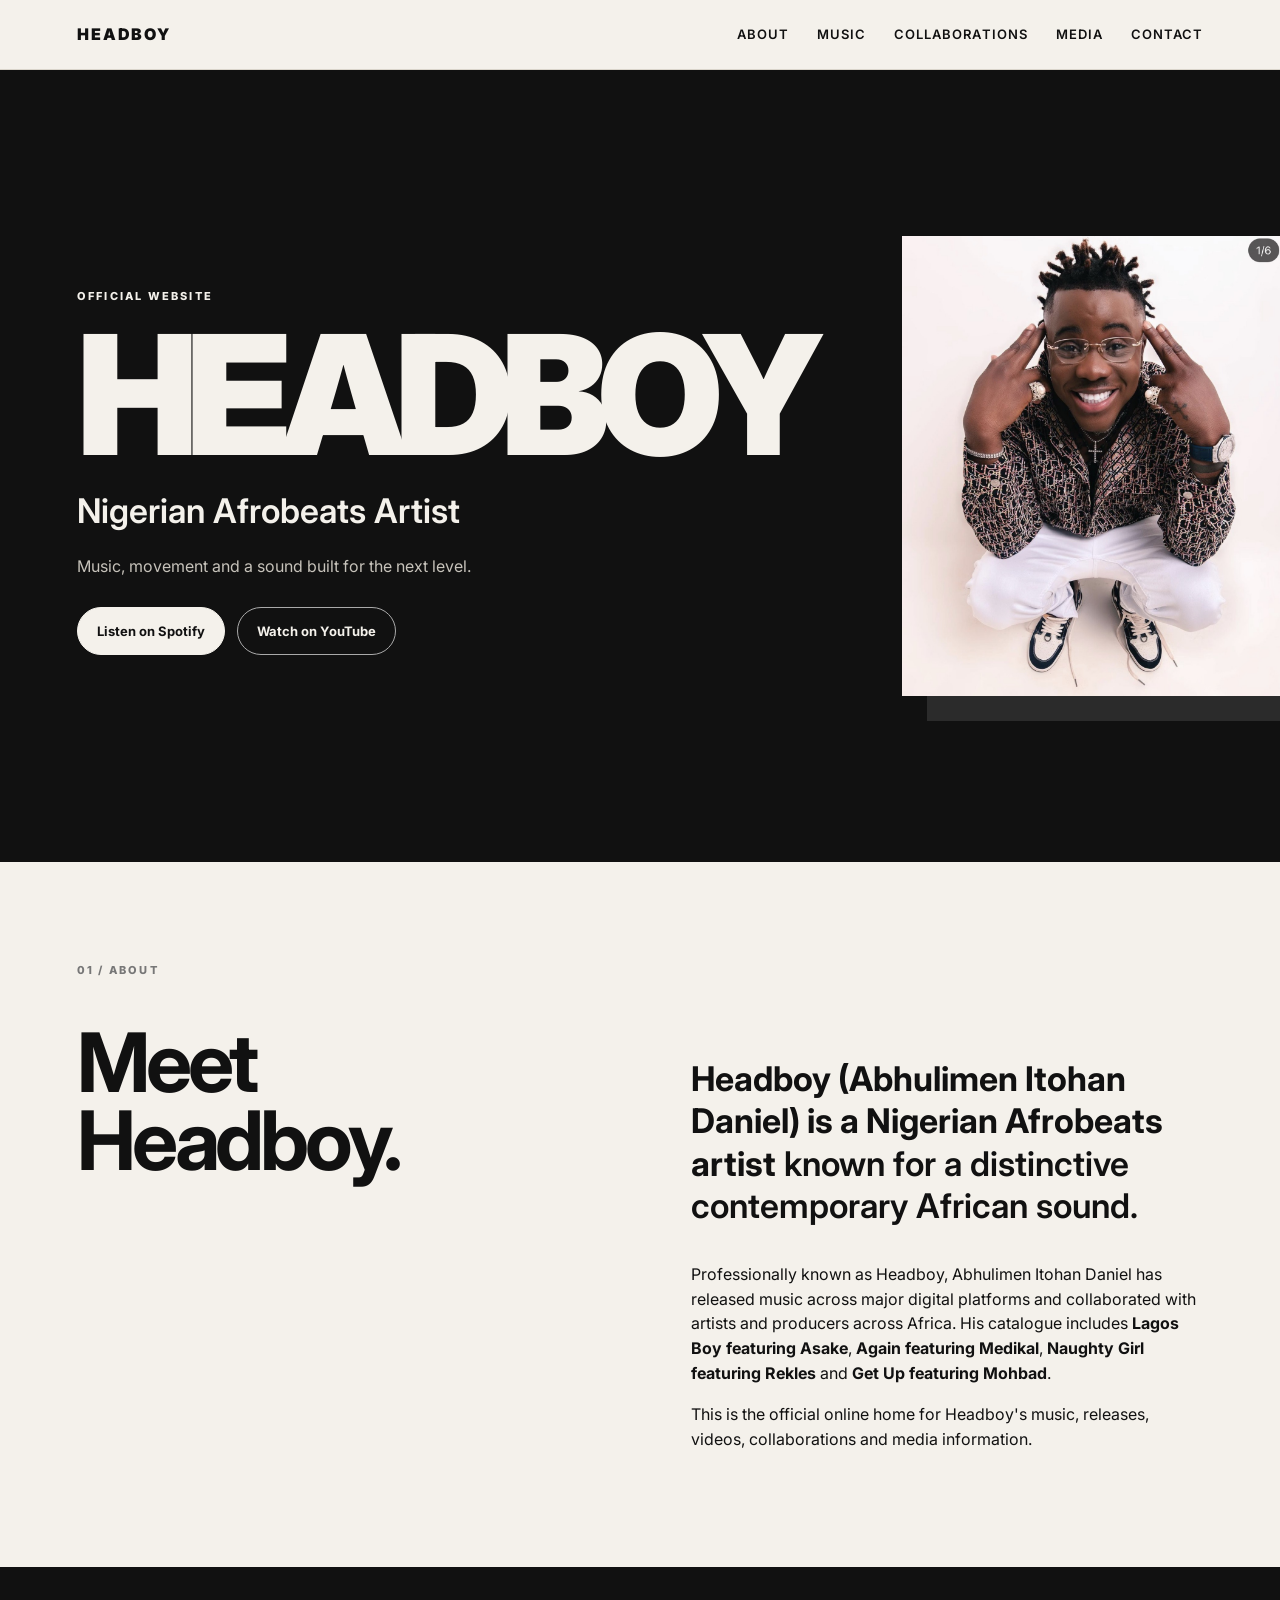
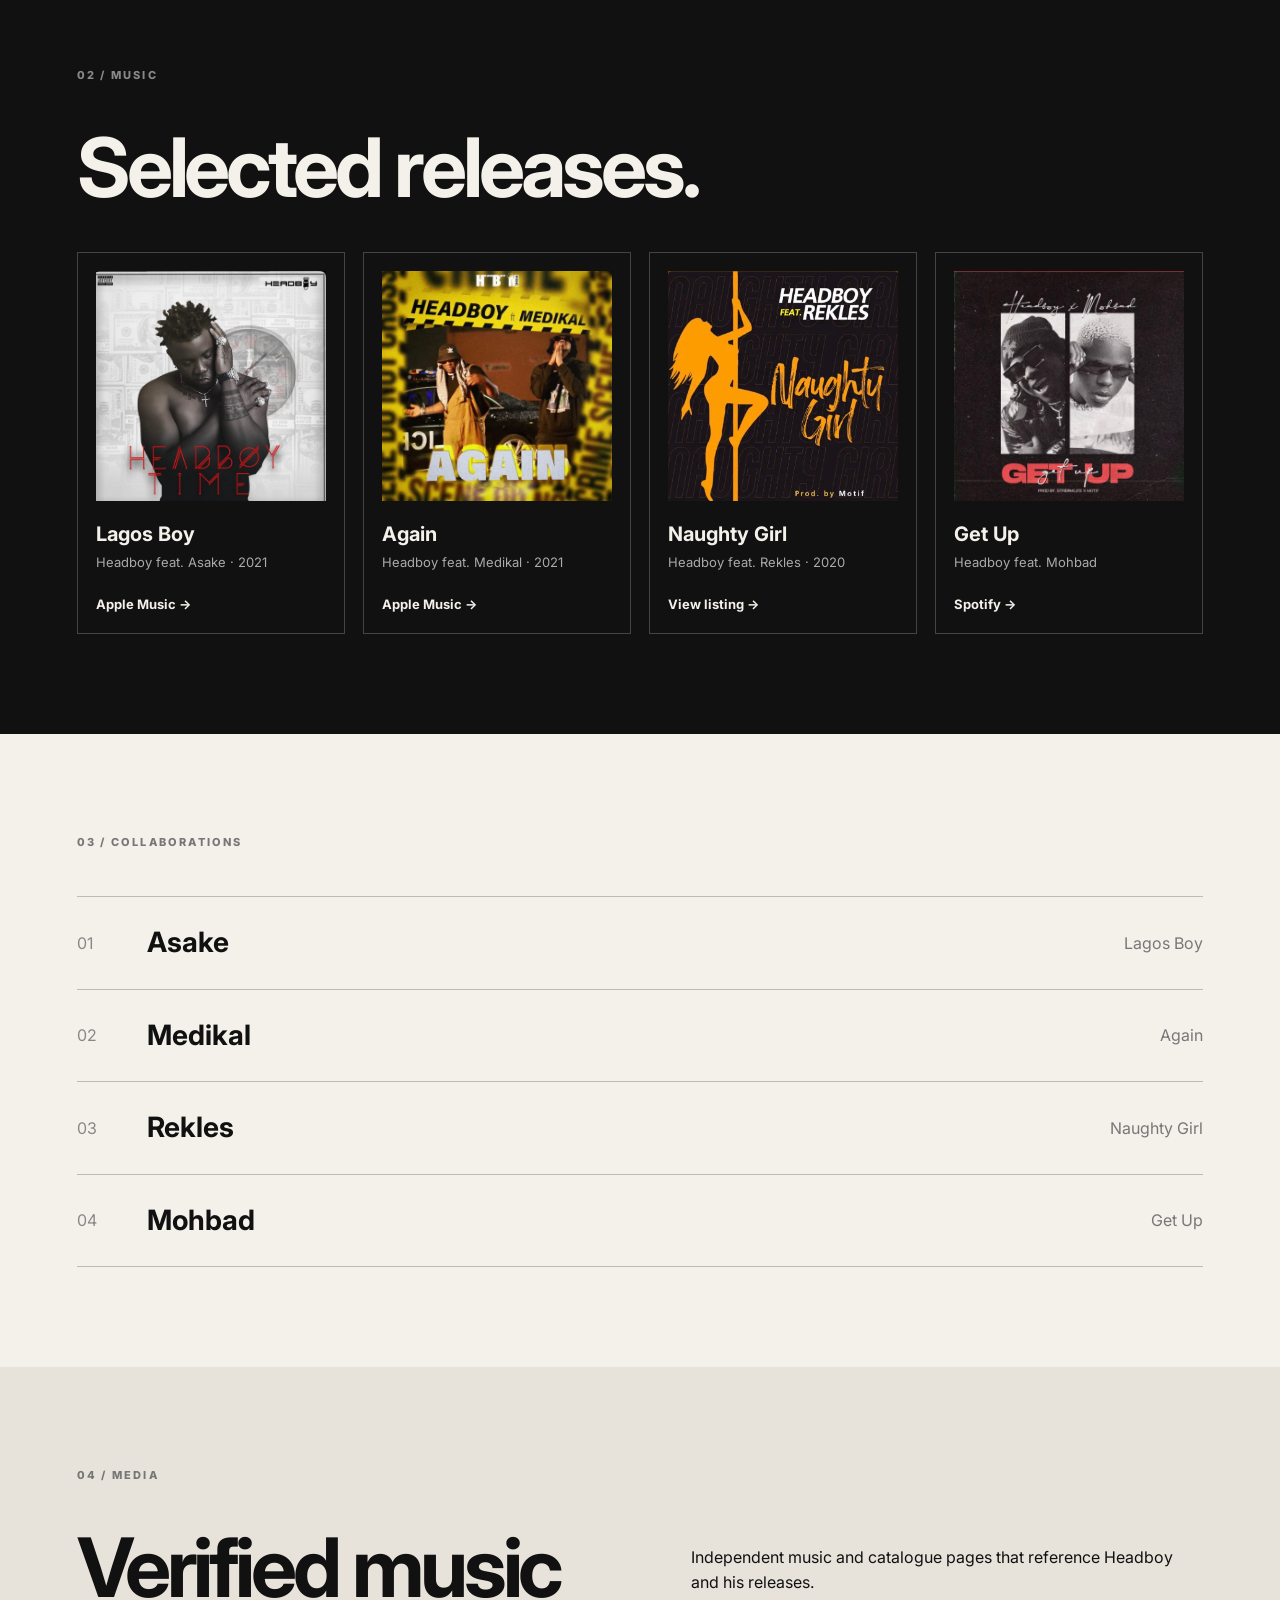
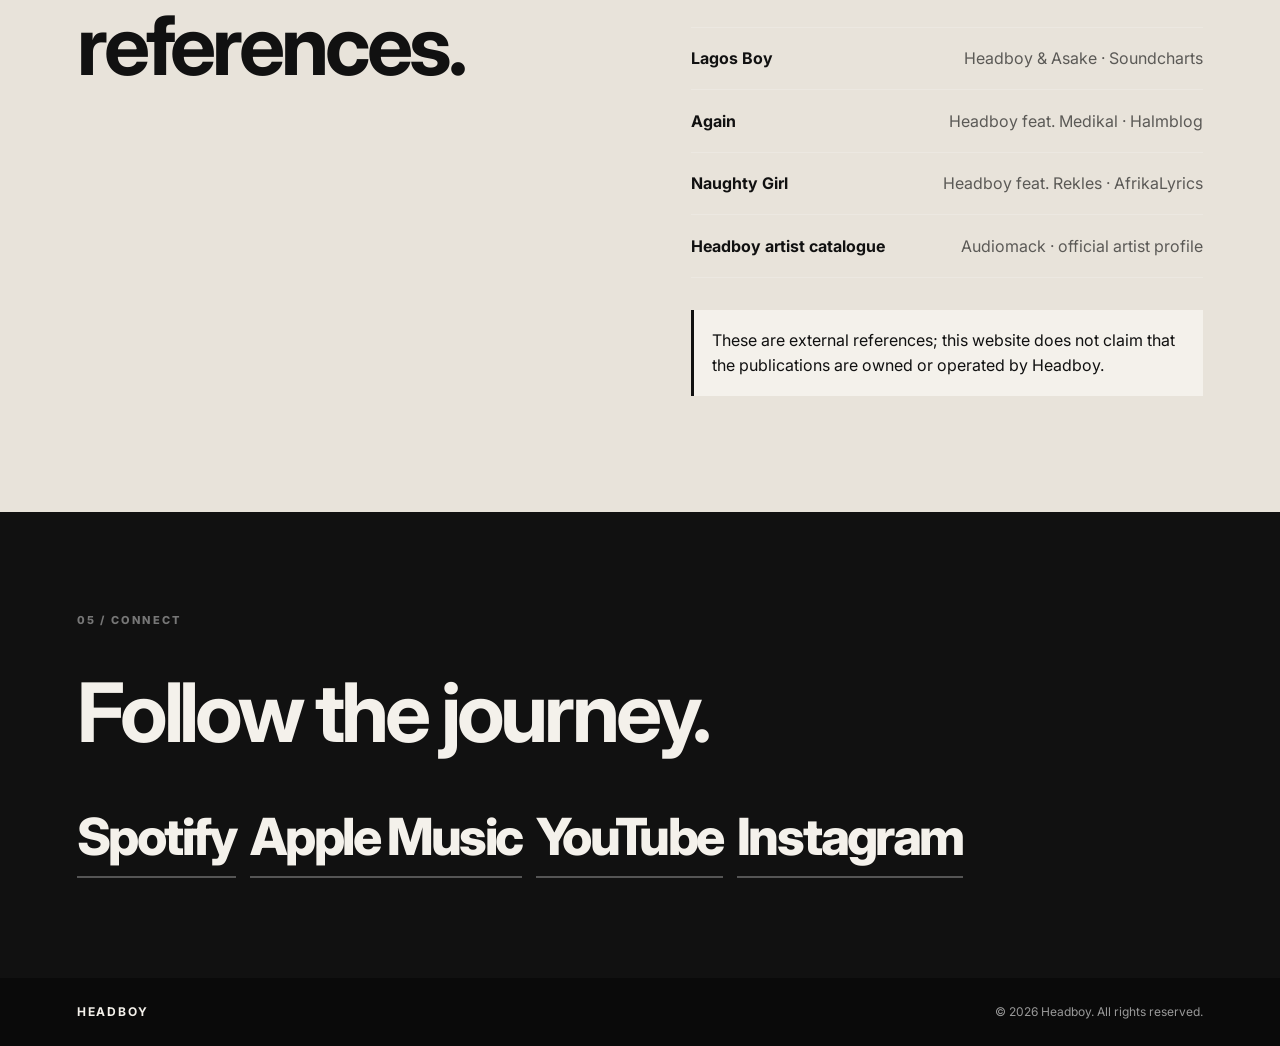
<file: index.html>
<!DOCTYPE html>
<html lang="en">
<head>
  <meta charset="UTF-8">
  <meta name="viewport" content="width=device-width, initial-scale=1.0">
  <title>Headboy — Nigerian Afrobeats Artist | Official Website</title>
  <meta name="description" content="Official website of Headboy (Abhulimen Itohan Daniel), Nigerian Afrobeats artist known for Lagos Boy featuring Asake, Again featuring Medikal, Naughty Girl featuring Rekles and Get Up featuring Mohbad.">
  <meta name="robots" content="index, follow">
  <link rel="canonical" href="https://headboymusic.github.io/">
  <meta property="og:title" content="Headboy — Nigerian Afrobeats Artist | Official Website">
  <meta property="og:description" content="Official website of Headboy (Abhulimen Itohan Daniel), Nigerian Afrobeats artist.">
  <meta property="og:type" content="website">
  <meta property="og:url" content="https://headboymusic.github.io/">
  <link rel="stylesheet" href="style.css">
  <script type="application/ld+json">
  {
    "@context": "https://schema.org",
    "@type": "Person",
    "name": "Abhulimen Itohan Daniel",
    "alternateName": "Headboy",
    "jobTitle": "Afrobeats artist",
    "description": "Nigerian Afrobeats artist professionally known as Headboy.",
    "url": "https://headboymusic.github.io/",
    "sameAs": [
      "https://open.spotify.com/artist/0e45BgmIXogDwOKLOtKLy4",
      "https://music.apple.com/us/artist/headboy/1492170072",
      "https://youtube.com/@headboymusic",
      "https://www.instagram.com/headboygram/"
    ],
    "knowsAbout": ["Afrobeats", "African music", "Songwriting", "Music performance"],
    "subjectOf": [
      {
        "@type": "MusicRecording",
        "name": "Lagos Boy (feat. Asake)",
        "url": "https://music.apple.com/us/song/1600226008"
      },
      {
        "@type": "MusicRecording",
        "name": "Again (feat. Medikal)",
        "url": "https://music.apple.com/us/song/1600226011"
      }
    ]
  }
  </script>
</head>
<body>
  <header class="nav">
    <a class="logo" href="#top">HEADBOY</a>
    <button class="menu" aria-label="Open menu">☰</button>
    <nav>
      <a href="#about">About</a>
      <a href="#music">Music</a>
      <a href="#collabs">Collaborations</a>
      <a href="#press">Media</a>
      <a href="#contact">Contact</a>
    </nav>
  </header>

  <main id="top">
    <section class="hero">
      <div class="hero-copy">
        <p class="eyebrow">OFFICIAL WEBSITE</p>
        <h1>HEADBOY</h1>
        <p class="tagline">Nigerian Afrobeats Artist</p>
        <p class="intro">Music, movement and a sound built for the next level.</p>
        <div class="buttons">
          <a class="btn primary" href="https://open.spotify.com/artist/0e45BgmIXogDwOKLOtKLy4" target="_blank" rel="noopener">Listen on Spotify</a>
          <a class="btn" href="https://youtube.com/@headboymusic" target="_blank" rel="noopener">Watch on YouTube</a>
        </div>
      </div>
      <div class="hero-card">
        <div class="artist-photo"><img src="headboy-artist-photo.jpg" alt="Headboy, Nigerian Afrobeats artist"></div>
      </div>
    </section>

    <section id="about" class="section">
      <div class="section-label">01 / ABOUT</div>
      <div class="two-col">
        <div><h2>Meet Headboy.</h2></div>
        <div>
          <p class="large"><strong>Headboy (Abhulimen Itohan Daniel) is a Nigerian Afrobeats artist</strong> known for a distinctive contemporary African sound.</p>
          <p>Professionally known as Headboy, Abhulimen Itohan Daniel has released music across major digital platforms and collaborated with artists and producers across Africa. His catalogue includes <strong>Lagos Boy featuring Asake</strong>, <strong>Again featuring Medikal</strong>, <strong>Naughty Girl featuring Rekles</strong> and <strong>Get Up featuring Mohbad</strong>.</p>
          <p>This is the official online home for Headboy's music, releases, videos, collaborations and media information.</p>
        </div>
      </div>
    </section>

    <section id="music" class="section dark">
      <div class="section-label">02 / MUSIC</div>
      <h2>Selected releases.</h2>
      <div class="cards">
        <article class="music-card">
          <div class="cover"><img src="lagos-boy-cover.jpg" alt="HeadboyTime album artwork for Lagos Boy by Headboy featuring Asake" loading="lazy"></div>
          <h3>Lagos Boy</h3>
          <p>Headboy feat. Asake · 2021</p>
          <a href="https://music.apple.com/us/song/1600226008" target="_blank" rel="noopener">Apple Music →</a>
        </article>
        <article class="music-card">
          <div class="cover"><img src="again-cover.jpg" alt="Again cover artwork by Headboy featuring Medikal" loading="lazy"></div>
          <h3>Again</h3>
          <p>Headboy feat. Medikal · 2021</p>
          <a href="https://music.apple.com/us/song/1600226011" target="_blank" rel="noopener">Apple Music →</a>
        </article>
        <article class="music-card">
          <div class="cover"><img src="naughty-girl-cover.jpg" alt="Naughty Girl cover artwork by Headboy featuring Rekles" loading="lazy"></div>
          <h3>Naughty Girl</h3>
          <p>Headboy feat. Rekles · 2020</p>
          <a href="https://afrikalyrics.com/headboy-naughty-girl-lyrics" target="_blank" rel="noopener">View listing →</a>
        </article>
        <article class="music-card">
          <div class="cover"><img src="get-up-cover.jpg" alt="Get Up cover artwork by Headboy featuring Mohbad" loading="lazy"></div>
          <h3>Get Up</h3>
          <p>Headboy feat. Mohbad</p>
          <a href="https://open.spotify.com/artist/0e45BgmIXogDwOKLOtKLy4" target="_blank" rel="noopener">Spotify →</a>
        </article>
      </div>
    </section>

    <section id="collabs" class="section">
      <div class="section-label">03 / COLLABORATIONS</div>
      <div class="collab-list">
        <div><span>01</span><strong>Asake</strong><em>Lagos Boy</em></div>
        <div><span>02</span><strong>Medikal</strong><em>Again</em></div>
        <div><span>03</span><strong>Rekles</strong><em>Naughty Girl</em></div>
        <div><span>04</span><strong>Mohbad</strong><em>Get Up</em></div>
      </div>
    </section>

    <section id="press" class="section press">
      <div class="section-label">04 / MEDIA</div>
      <div class="two-col">
        <div><h2>Verified music references.</h2></div>
        <div>
          <p>Independent music and catalogue pages that reference Headboy and his releases.</p>
          <div class="press-links">
            <a href="https://soundcharts.com/en/song/0305b5fc-37d1-4279-8760-d6d0bb900677" target="_blank" rel="noopener"><strong>Lagos Boy</strong><span>Headboy &amp; Asake · Soundcharts</span></a>
            <a href="https://www.halmblog.com/listen/headboy-again-ft-medikal/" target="_blank" rel="noopener"><strong>Again</strong><span>Headboy feat. Medikal · Halmblog</span></a>
            <a href="https://afrikalyrics.com/headboy-naughty-girl-lyrics" target="_blank" rel="noopener"><strong>Naughty Girl</strong><span>Headboy feat. Rekles · AfrikaLyrics</span></a>
            <a href="https://audiomack.com/headboy_" target="_blank" rel="noopener"><strong>Headboy artist catalogue</strong><span>Audiomack · official artist profile</span></a>
          </div>
          <p class="note">These are external references; this website does not claim that the publications are owned or operated by Headboy.</p>
        </div>
      </div>
    </section>

    <section id="contact" class="section contact">
      <div class="section-label">05 / CONNECT</div>
      <h2>Follow the journey.</h2>
      <div class="socials">
        <a href="https://open.spotify.com/artist/0e45BgmIXogDwOKLOtKLy4" target="_blank" rel="noopener">Spotify</a>
        <a href="https://music.apple.com/us/artist/headboy/1492170072" target="_blank" rel="noopener">Apple Music</a>
        <a href="https://youtube.com/@headboymusic" target="_blank" rel="noopener">YouTube</a>
        <a href="https://www.instagram.com/headboygram/" target="_blank" rel="noopener">Instagram</a>
      </div>
    </section>
  </main>

  <footer>
    <strong>HEADBOY</strong>
    <span>© 2026 Headboy. All rights reserved.</span>
  </footer>
  <script src="script.js"></script>
</body>
</html>
</file>
<file: style.css>
@import url('https://fonts.googleapis.com/css2?family=Inter:wght@400;500;600;700;800;900&display=swap');
*{box-sizing:border-box}html{scroll-behavior:smooth}body{margin:0;font-family:Inter,Arial,sans-serif;background:#f4f1eb;color:#111;line-height:1.55}.nav{position:sticky;top:0;z-index:10;display:flex;align-items:center;justify-content:space-between;padding:22px 6vw;background:rgba(244,241,235,.94);backdrop-filter:blur(12px);border-bottom:1px solid #d9d4ca}.logo{font-weight:900;letter-spacing:.12em;color:#111;text-decoration:none}.nav nav{display:flex;gap:28px}.nav nav a{color:#111;text-decoration:none;font-size:13px;font-weight:600;text-transform:uppercase;letter-spacing:.08em}.menu{display:none;border:0;background:none;font-size:24px}.hero{min-height:88vh;display:grid;grid-template-columns:1.1fr .9fr;align-items:center;padding:8vw 6vw;gap:7vw;background:#111;color:#f4f1eb}.eyebrow,.section-label{font-size:11px;letter-spacing:.2em;font-weight:800}.hero h1{font-size:clamp(72px,13vw,180px);line-height:.82;margin:22px 0;font-weight:900;letter-spacing:-.07em}.tagline{font-size:clamp(20px,3vw,34px);font-weight:600;margin:0 0 12px}.intro{max-width:480px;color:#c6c2ba}.buttons{display:flex;gap:12px;flex-wrap:wrap;margin-top:28px}.btn{display:inline-block;padding:13px 19px;border:1px solid #aaa;color:#f4f1eb;text-decoration:none;border-radius:999px;font-weight:700;font-size:13px}.btn.primary{background:#f4f1eb;color:#111;border-color:#f4f1eb}.hero-card{display:flex;justify-content:center}.photo-placeholder{width:min(390px,80vw);aspect-ratio:1/1.18;border:1px solid #555;display:flex;flex-direction:column;align-items:center;justify-content:center;background:linear-gradient(145deg,#252525,#0b0b0b);box-shadow:25px 25px 0 #2b2b2b}.photo-placeholder span{font-size:44px;font-weight:900;letter-spacing:-.05em}.photo-placeholder small{margin-top:8px;color:#aaa;letter-spacing:.18em}.section{padding:100px 6vw}.section-label{margin-bottom:45px;color:#777}.section h2{font-size:clamp(42px,7vw,82px);line-height:.95;letter-spacing:-.05em;margin:0}.two-col{display:grid;grid-template-columns:1fr 1fr;gap:8vw}.two-col p{max-width:650px}.large{font-size:clamp(22px,3vw,34px);line-height:1.25;font-weight:600}.dark{background:#111;color:#f4f1eb}.dark .section-label{color:#888}.cards{display:grid;grid-template-columns:repeat(4,1fr);gap:18px;margin-top:45px}.music-card{border:1px solid #444;padding:18px}.cover{aspect-ratio:1;background:#242424;display:grid;place-items:center;text-align:center;font-weight:900;font-size:28px;line-height:.9;letter-spacing:-.04em}.music-card h3{margin:18px 0 2px;font-size:20px}.music-card p{margin:0 0 18px;color:#aaa;font-size:13px}.music-card a{color:#f4f1eb;text-decoration:none;font-size:13px;font-weight:700}.collab-list{border-top:1px solid #bbb}.collab-list div{display:grid;grid-template-columns:70px 1fr 1fr;align-items:center;padding:24px 0;border-bottom:1px solid #bbb}.collab-list span{color:#888}.collab-list strong{font-size:28px}.collab-list em{font-style:normal;color:#777;text-align:right}.press{background:#e8e3da}.note{padding:18px;border-left:3px solid #111;background:#f4f1eb}.contact{background:#111;color:#f4f1eb}.socials{display:flex;flex-wrap:wrap;gap:14px;margin-top:45px}.socials a{font-size:clamp(28px,4vw,55px);font-weight:800;letter-spacing:-.05em;color:#f4f1eb;text-decoration:none;border-bottom:2px solid #555}.socials a:hover{border-color:#f4f1eb}footer{padding:25px 6vw;display:flex;justify-content:space-between;gap:20px;background:#0a0a0a;color:#999;font-size:12px}footer strong{color:#f4f1eb;letter-spacing:.15em}@media(max-width:800px){.nav{padding:18px 5vw}.nav nav{display:none}.menu{display:block;color:#111}.hero{grid-template-columns:1fr;padding:18vw 5vw 12vw}.hero-card{order:-1}.photo-placeholder{width:75vw}.section{padding:75px 5vw}.two-col{grid-template-columns:1fr;gap:35px}.cards{grid-template-columns:1fr 1fr}.collab-list div{grid-template-columns:45px 1fr}.collab-list em{grid-column:2;text-align:left;font-size:13px}footer{flex-direction:column}}@media(max-width:500px){.cards{grid-template-columns:1fr}.hero h1{font-size:76px}}

.artist-photo{width:min(390px,80vw);aspect-ratio:1/1.18;overflow:hidden;background:#222;box-shadow:25px 25px 0 #2b2b2b}
.artist-photo img{width:100%;height:100%;object-fit:cover;object-position:center 35%;display:block}

.press-links { display: grid; gap: 0; margin: 2rem 0; border-top: 1px solid rgba(255,255,255,.18); }
.press-links a { display: flex; justify-content: space-between; gap: 1.5rem; padding: 1.15rem 0; border-bottom: 1px solid rgba(255,255,255,.18); color: inherit; text-decoration: none; }
.press-links a:hover { opacity: .72; }
.press-links strong { font-size: 1rem; }
.press-links span { opacity: .65; text-align: right; }
@media (max-width: 700px) { .press-links a { flex-direction: column; gap: .35rem; } .press-links span { text-align: left; } }


/* Release artwork */
.music-card .cover {
  overflow: hidden;
  aspect-ratio: 1 / 1;
}
.music-card .cover img {
  width: 100%;
  height: 100%;
  display: block;
  object-fit: cover;
}
</file>
